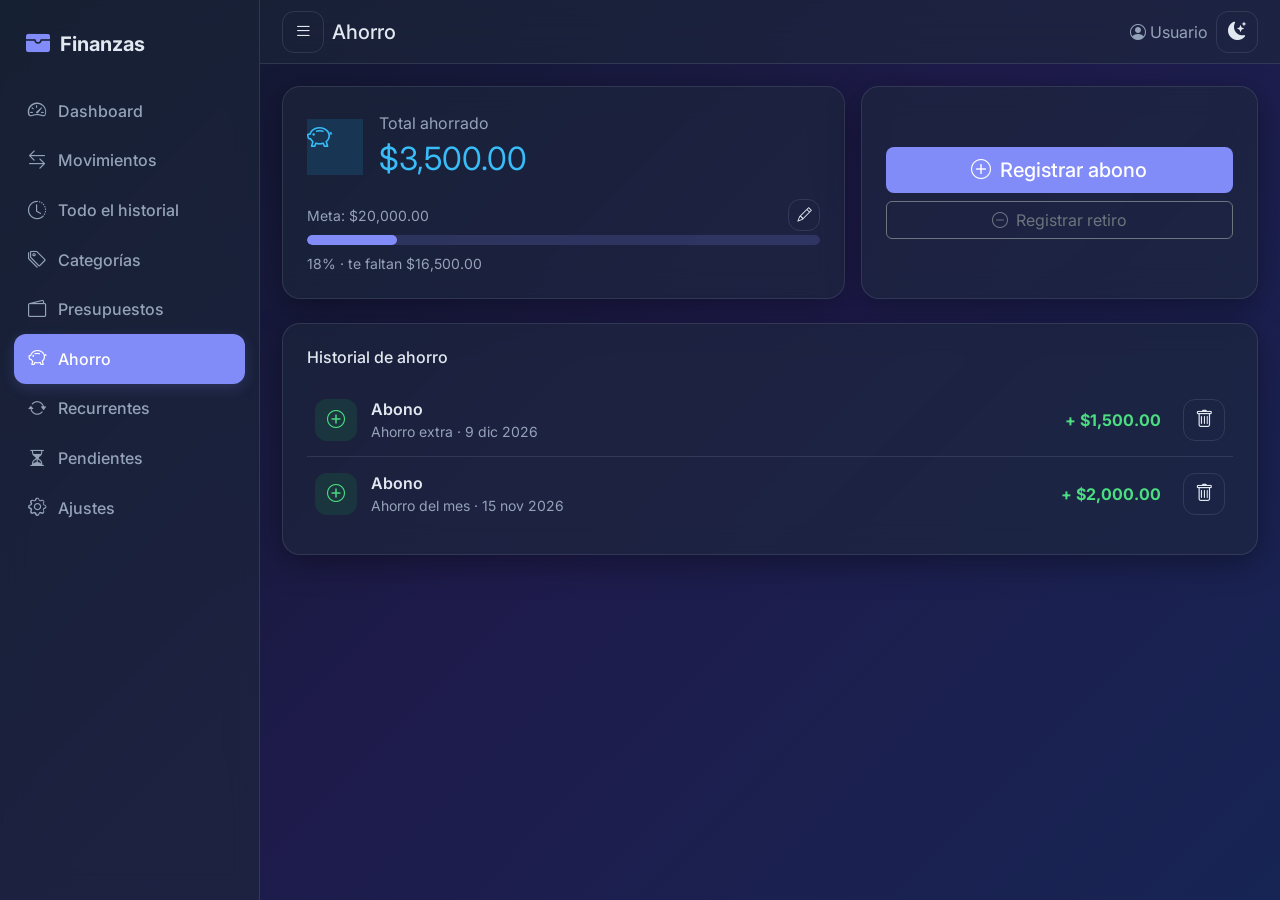
<file: ahorro.html>
<!DOCTYPE html>
<html lang="es">
<head>
  <meta charset="UTF-8">
  <meta name="viewport" content="width=device-width, initial-scale=1.0">
  <title>Ahorro · Finanzas</title>

  <link href="https://cdn.jsdelivr.net/npm/bootstrap@5.3.3/dist/css/bootstrap.min.css" rel="stylesheet">
  <link href="https://cdn.jsdelivr.net/npm/bootstrap-icons@1.11.3/font/bootstrap-icons.min.css" rel="stylesheet">
  <link href="https://cdnjs.cloudflare.com/ajax/libs/animate.css/4.1.1/animate.min.css" rel="stylesheet">
  <link rel="preconnect" href="https://fonts.googleapis.com">
  <link rel="preconnect" href="https://fonts.gstatic.com" crossorigin>
  <link href="https://fonts.googleapis.com/css2?family=Inter:wght@400;500;600;700&display=swap" rel="stylesheet">
  <link href="css/styles.css" rel="stylesheet">
</head>

<body data-pagina="ahorro" data-titulo="Ahorro" data-periodo="false">

  <main class="contenido">
    <div class="pagina">

      <div class="row g-3 mb-4">
        <!-- ============ TARJETA PRINCIPAL: TOTAL + META ============ -->
        <div class="col-12 col-lg-7">
          <div class="glass p-4 h-100 animate__animated animate__fadeInUp">
            <div class="d-flex align-items-center gap-3 mb-3">
              <span class="icono icono-ahorro" style="width:56px;height:56px;font-size:1.6rem">
                <i class="bi bi-piggy-bank"></i>
              </span>
              <div>
                <div class="etiqueta text-suave">Total ahorrado</div>
                <div class="valor text-ahorro" id="total-ahorrado" style="font-size:2rem">$0.00</div>
              </div>
            </div>

            <!-- Bloque de meta (opcional). ahorro.js decide qué mostrar. -->
            <div id="bloque-meta"></div>
          </div>
        </div>

        <!-- ============ ACCIONES RÁPIDAS ============ -->
        <div class="col-12 col-lg-5">
          <div class="glass p-4 h-100 d-flex flex-column justify-content-center gap-2 animate__animated animate__fadeInUp">
            <button class="btn btn-acento btn-lg" id="btn-abonar">
              <i class="bi bi-plus-circle me-1"></i> Registrar abono
            </button>
            <button class="btn btn-outline-secondary" id="btn-retirar">
              <i class="bi bi-dash-circle me-1"></i> Registrar retiro
            </button>
          </div>
        </div>
      </div>

      <!-- ============ HISTORIAL ============ -->
      <div class="glass p-3 p-md-4 animate__animated animate__fadeIn">
        <h2 class="h6 mb-3">Historial de ahorro</h2>
        <div id="historial-ahorro"><!-- lo llena ahorro.js --></div>
      </div>

    </div><!-- /.pagina -->
  </main>

  <!-- ============ MODAL: ABONO / RETIRO ============ -->
  <div class="modal fade" id="modal-ahorro" tabindex="-1">
    <div class="modal-dialog modal-dialog-centered">
      <div class="modal-content glass animate__animated animate__fadeInDown animate__faster">
        <form id="form-ahorro" novalidate>
          <div class="modal-header">
            <h5 class="modal-title" id="titulo-modal">Registrar abono</h5>
            <button type="button" class="btn-close" data-bs-dismiss="modal"></button>
          </div>
          <div class="modal-body">
            <!-- tipo se fija según el botón pulsado (abono/retiro) -->
            <input type="hidden" id="aho-tipo" value="abono">

            <div class="row g-3">
              <div class="col-6">
                <label for="aho-monto" class="form-label">Monto</label>
                <input type="number" step="0.01" min="0.01" class="form-control" id="aho-monto" placeholder="0.00">
                <div class="invalid-feedback">Ingresa un monto mayor a 0.</div>
              </div>
              <div class="col-6">
                <label for="aho-fecha" class="form-label">Fecha</label>
                <input type="date" class="form-control" id="aho-fecha">
                <div class="invalid-feedback">Selecciona una fecha.</div>
              </div>
            </div>
            <div class="mt-3">
              <label for="aho-nota" class="form-label">Nota (opcional)</label>
              <input type="text" class="form-control" id="aho-nota" maxlength="120" placeholder="Ej. Ahorro del mes">
            </div>
          </div>
          <div class="modal-footer">
            <button type="button" class="btn btn-outline-secondary" data-bs-dismiss="modal">Cancelar</button>
            <button type="submit" class="btn btn-acento"><i class="bi bi-check-lg me-1"></i>Guardar</button>
          </div>
        </form>
      </div>
    </div>
  </div>

  <!-- ============ MODAL: DEFINIR / EDITAR META ============ -->
  <div class="modal fade" id="modal-meta" tabindex="-1">
    <div class="modal-dialog modal-dialog-centered">
      <div class="modal-content glass animate__animated animate__fadeInDown animate__faster">
        <form id="form-meta" novalidate>
          <div class="modal-header">
            <h5 class="modal-title">Meta de ahorro</h5>
            <button type="button" class="btn-close" data-bs-dismiss="modal"></button>
          </div>
          <div class="modal-body">
            <label for="meta-objetivo" class="form-label">Monto objetivo</label>
            <input type="number" step="0.01" min="0.01" class="form-control" id="meta-objetivo" placeholder="Ej. 20000">
            <div class="form-text">Déjalo vacío y guarda para quitar la meta.</div>
          </div>
          <div class="modal-footer">
            <button type="button" class="btn btn-outline-secondary" data-bs-dismiss="modal">Cancelar</button>
            <button type="submit" class="btn btn-acento"><i class="bi bi-check-lg me-1"></i>Guardar</button>
          </div>
        </form>
      </div>
    </div>
  </div>

  <script src="https://cdn.jsdelivr.net/npm/bootstrap@5.3.3/dist/js/bootstrap.bundle.min.js"></script>
  <script src="js/data.js"></script>
  <script src="js/app.js"></script>
  <script src="js/notificaciones.js"></script>
  <script src="js/ahorro.js"></script>
</body>
</html>
</file>
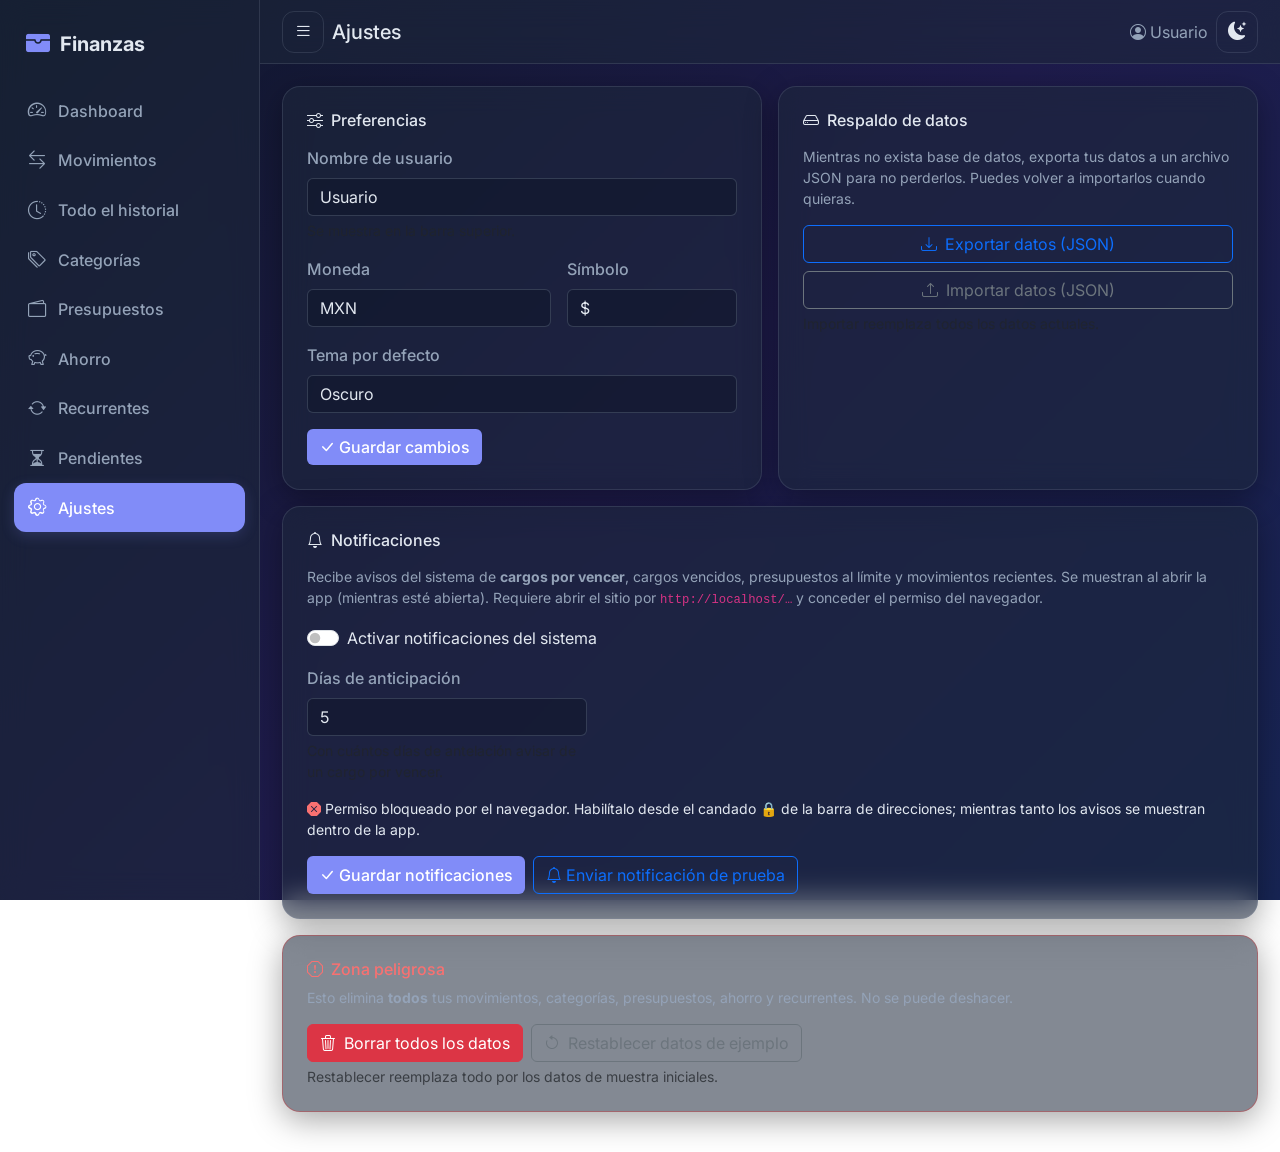
<file: ajustes.html>
<!DOCTYPE html>
<html lang="es">
<head>
  <meta charset="UTF-8">
  <meta name="viewport" content="width=device-width, initial-scale=1.0">
  <title>Ajustes · Finanzas</title>

  <link href="https://cdn.jsdelivr.net/npm/bootstrap@5.3.3/dist/css/bootstrap.min.css" rel="stylesheet">
  <link href="https://cdn.jsdelivr.net/npm/bootstrap-icons@1.11.3/font/bootstrap-icons.min.css" rel="stylesheet">
  <link href="https://cdnjs.cloudflare.com/ajax/libs/animate.css/4.1.1/animate.min.css" rel="stylesheet">
  <link rel="preconnect" href="https://fonts.googleapis.com">
  <link rel="preconnect" href="https://fonts.gstatic.com" crossorigin>
  <link href="https://fonts.googleapis.com/css2?family=Inter:wght@400;500;600;700&display=swap" rel="stylesheet">
  <link href="css/styles.css" rel="stylesheet">
</head>

<body data-pagina="ajustes" data-titulo="Ajustes" data-periodo="false">

  <main class="contenido">
    <div class="pagina">
      <div class="row g-3">

        <!-- ============ PREFERENCIAS ============ -->
        <div class="col-12 col-lg-6">
          <div class="glass p-4 h-100 animate__animated animate__fadeIn">
            <h2 class="h6 mb-3"><i class="bi bi-sliders me-1"></i> Preferencias</h2>
            <form id="form-ajustes">
              <div class="mb-3">
                <label for="aj-nombre" class="form-label">Nombre de usuario</label>
                <input type="text" class="form-control" id="aj-nombre" maxlength="40" placeholder="Tu nombre">
                <div class="form-text">Se muestra en la barra superior.</div>
              </div>
              <div class="row g-3 mb-3">
                <div class="col-7">
                  <label for="aj-moneda" class="form-label">Moneda</label>
                  <input type="text" class="form-control" id="aj-moneda" maxlength="8" placeholder="MXN">
                </div>
                <div class="col-5">
                  <label for="aj-simbolo" class="form-label">Símbolo</label>
                  <input type="text" class="form-control" id="aj-simbolo" maxlength="3" placeholder="$">
                </div>
              </div>
              <div class="mb-3">
                <label for="aj-tema" class="form-label">Tema por defecto</label>
                <select id="aj-tema" class="form-select">
                  <option value="claro">Claro</option>
                  <option value="oscuro">Oscuro</option>
                </select>
              </div>
              <button type="submit" class="btn btn-acento"><i class="bi bi-check-lg me-1"></i>Guardar cambios</button>
            </form>
          </div>
        </div>

        <!-- ============ RESPALDO (exportar / importar) ============ -->
        <div class="col-12 col-lg-6">
          <div class="glass p-4 h-100 animate__animated animate__fadeIn">
            <h2 class="h6 mb-3"><i class="bi bi-hdd me-1"></i> Respaldo de datos</h2>
            <p class="small text-suave">
              Mientras no exista base de datos, exporta tus datos a un archivo JSON
              para no perderlos. Puedes volver a importarlos cuando quieras.
            </p>

            <button class="btn btn-outline-primary w-100 mb-2" id="btn-exportar">
              <i class="bi bi-download me-1"></i> Exportar datos (JSON)
            </button>

            <label class="btn btn-outline-secondary w-100 mb-0">
              <i class="bi bi-upload me-1"></i> Importar datos (JSON)
              <input type="file" id="input-importar" accept="application/json,.json" hidden>
            </label>
            <div class="form-text">Importar reemplaza todos los datos actuales.</div>
          </div>
        </div>

        <!-- ============ NOTIFICACIONES ============ -->
        <div class="col-12">
          <div class="glass p-4 animate__animated animate__fadeIn">
            <h2 class="h6 mb-3"><i class="bi bi-bell me-1"></i> Notificaciones</h2>
            <p class="small text-suave">
              Recibe avisos del sistema de <strong>cargos por vencer</strong>, cargos vencidos,
              presupuestos al límite y movimientos recientes. Se muestran al abrir la app
              (mientras esté abierta). Requiere abrir el sitio por
              <code>http://localhost/…</code> y conceder el permiso del navegador.
            </p>

            <form id="form-notif">
              <div class="form-check form-switch mb-3">
                <input class="form-check-input" type="checkbox" role="switch" id="aj-notif-os">
                <label class="form-check-label" for="aj-notif-os">Activar notificaciones del sistema</label>
              </div>

              <div class="mb-3" style="max-width:280px">
                <label for="aj-dias-aviso" class="form-label">Días de anticipación</label>
                <input type="number" class="form-control" id="aj-dias-aviso" min="1" max="60" step="1">
                <div class="form-text">Con cuántos días de antelación avisar de un cargo por vencer.</div>
              </div>

              <div class="small mb-3" id="aj-notif-estado"><!-- estado del permiso --></div>

              <div class="d-flex flex-wrap gap-2">
                <button type="submit" class="btn btn-acento"><i class="bi bi-check-lg me-1"></i>Guardar notificaciones</button>
                <button type="button" class="btn btn-outline-primary" id="btn-notif-prueba"><i class="bi bi-bell me-1"></i>Enviar notificación de prueba</button>
              </div>
            </form>
          </div>
        </div>

        <!-- ============ ZONA PELIGROSA ============ -->
        <div class="col-12">
          <div class="glass p-4 animate__animated animate__fadeIn" style="border-color:rgba(220,38,38,.35)">
            <h2 class="h6 mb-2 text-gasto"><i class="bi bi-exclamation-octagon me-1"></i> Zona peligrosa</h2>
            <p class="small text-suave mb-3">
              Esto elimina <strong>todos</strong> tus movimientos, categorías, presupuestos,
              ahorro y recurrentes. No se puede deshacer.
            </p>
            <div class="d-flex flex-wrap gap-2">
              <button class="btn btn-danger" id="btn-borrar">
                <i class="bi bi-trash3 me-1"></i> Borrar todos los datos
              </button>
              <button class="btn btn-outline-secondary" id="btn-restablecer">
                <i class="bi bi-arrow-counterclockwise me-1"></i> Restablecer datos de ejemplo
              </button>
            </div>
            <div class="form-text">Restablecer reemplaza todo por los datos de muestra iniciales.</div>
          </div>
        </div>

      </div>
    </div><!-- /.pagina -->
  </main>

  <script src="https://cdn.jsdelivr.net/npm/bootstrap@5.3.3/dist/js/bootstrap.bundle.min.js"></script>
  <script src="js/data.js"></script>
  <script src="js/app.js"></script>
  <script src="js/notificaciones.js"></script>
  <script src="js/ajustes.js"></script>
</body>
</html>
</file>
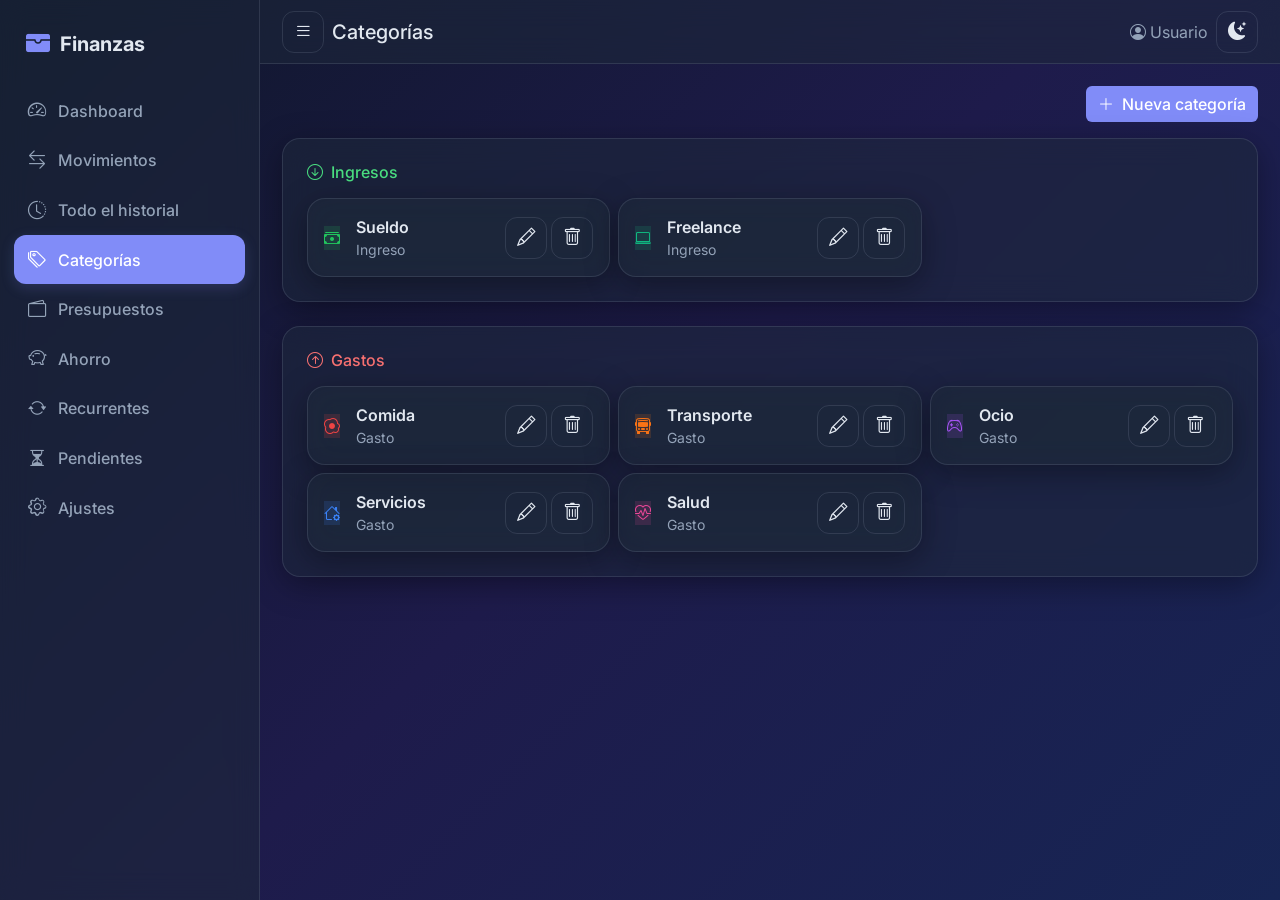
<file: categorias.html>
<!DOCTYPE html>
<html lang="es">
<head>
  <meta charset="UTF-8">
  <meta name="viewport" content="width=device-width, initial-scale=1.0">
  <title>Categorías · Finanzas</title>

  <link href="https://cdn.jsdelivr.net/npm/bootstrap@5.3.3/dist/css/bootstrap.min.css" rel="stylesheet">
  <link href="https://cdn.jsdelivr.net/npm/bootstrap-icons@1.11.3/font/bootstrap-icons.min.css" rel="stylesheet">
  <link href="https://cdnjs.cloudflare.com/ajax/libs/animate.css/4.1.1/animate.min.css" rel="stylesheet">
  <link rel="preconnect" href="https://fonts.googleapis.com">
  <link rel="preconnect" href="https://fonts.gstatic.com" crossorigin>
  <link href="https://fonts.googleapis.com/css2?family=Inter:wght@400;500;600;700&display=swap" rel="stylesheet">
  <link href="css/styles.css" rel="stylesheet">
</head>

<body data-pagina="categorias" data-titulo="Categorías" data-periodo="false">

  <main class="contenido">
    <div class="pagina">

      <div class="d-flex justify-content-end mb-3">
        <button class="btn btn-acento" id="btn-nueva">
          <i class="bi bi-plus-lg me-1"></i> Nueva categoría
        </button>
      </div>

      <!-- ============ CATEGORÍAS DE INGRESO ============ -->
      <div class="glass p-3 p-md-4 mb-4 animate__animated animate__fadeIn">
        <h2 class="h6 mb-3 text-ingreso"><i class="bi bi-arrow-down-circle me-1"></i> Ingresos</h2>
        <div class="row g-2" id="lista-ingresos"></div>
        <div id="vacio-ingresos" class="estado-vacio d-none">
          <i class="bi bi-tags"></i> Aún no hay categorías de ingreso.
        </div>
      </div>

      <!-- ============ CATEGORÍAS DE GASTO ============ -->
      <div class="glass p-3 p-md-4 animate__animated animate__fadeIn">
        <h2 class="h6 mb-3 text-gasto"><i class="bi bi-arrow-up-circle me-1"></i> Gastos</h2>
        <div class="row g-2" id="lista-gastos"></div>
        <div id="vacio-gastos" class="estado-vacio d-none">
          <i class="bi bi-tags"></i> Aún no hay categorías de gasto.
        </div>
      </div>

    </div><!-- /.pagina -->
  </main>

  <!-- ============ MODAL: FORMULARIO DE CATEGORÍA ============ -->
  <div class="modal fade" id="modal-categoria" tabindex="-1">
    <div class="modal-dialog modal-dialog-centered">
      <div class="modal-content glass animate__animated animate__fadeInDown animate__faster">
        <form id="form-categoria" novalidate>
          <div class="modal-header">
            <h5 class="modal-title" id="titulo-modal">Nueva categoría</h5>
            <button type="button" class="btn-close" data-bs-dismiss="modal"></button>
          </div>
          <div class="modal-body">
            <input type="hidden" id="cat-id">
            <input type="hidden" id="cat-icono"><!-- guarda la clase bi-... elegida -->

            <!-- Vista previa en vivo del icono con su color -->
            <div class="text-center mb-3">
              <span class="icono" id="cat-preview" style="width:64px;height:64px;font-size:1.9rem;margin:auto">
                <i class="bi bi-tag"></i>
              </span>
            </div>

            <div class="mb-3">
              <label for="cat-nombre" class="form-label">Nombre</label>
              <input type="text" class="form-control" id="cat-nombre" maxlength="30" placeholder="Ej. Comida">
              <div class="invalid-feedback">El nombre es obligatorio.</div>
            </div>

            <div class="row g-3 mb-3">
              <div class="col-12 col-sm-8">
                <label class="form-label">Tipo</label>
                <div class="selector-tipo">
                  <input type="radio" class="btn-check" name="cat-tipo" id="cat-ingreso" value="ingreso" checked>
                  <label class="opcion-tipo opcion-ingreso" for="cat-ingreso"><i class="bi bi-arrow-down-circle"></i> Ingreso</label>
                  <input type="radio" class="btn-check" name="cat-tipo" id="cat-gasto" value="gasto">
                  <label class="opcion-tipo opcion-gasto" for="cat-gasto"><i class="bi bi-arrow-up-circle"></i> Gasto</label>
                </div>
              </div>
              <div class="col-12 col-sm-4">
                <label for="cat-color" class="form-label">Color</label>
                <input type="color" class="form-control form-control-color w-100" id="cat-color" value="#6366f1">
              </div>
            </div>

            <label class="form-label">Icono</label>
            <div id="selector-iconos" class="d-flex flex-wrap gap-2">
              <!-- lo llena categorias.js -->
            </div>
          </div>
          <div class="modal-footer">
            <button type="button" class="btn btn-outline-secondary" data-bs-dismiss="modal">Cancelar</button>
            <button type="submit" class="btn btn-acento"><i class="bi bi-check-lg me-1"></i>Guardar</button>
          </div>
        </form>
      </div>
    </div>
  </div>

  <script src="https://cdn.jsdelivr.net/npm/bootstrap@5.3.3/dist/js/bootstrap.bundle.min.js"></script>
  <script src="js/data.js"></script>
  <script src="js/app.js"></script>
  <script src="js/notificaciones.js"></script>
  <script src="js/categorias.js"></script>
</body>
</html>
</file>
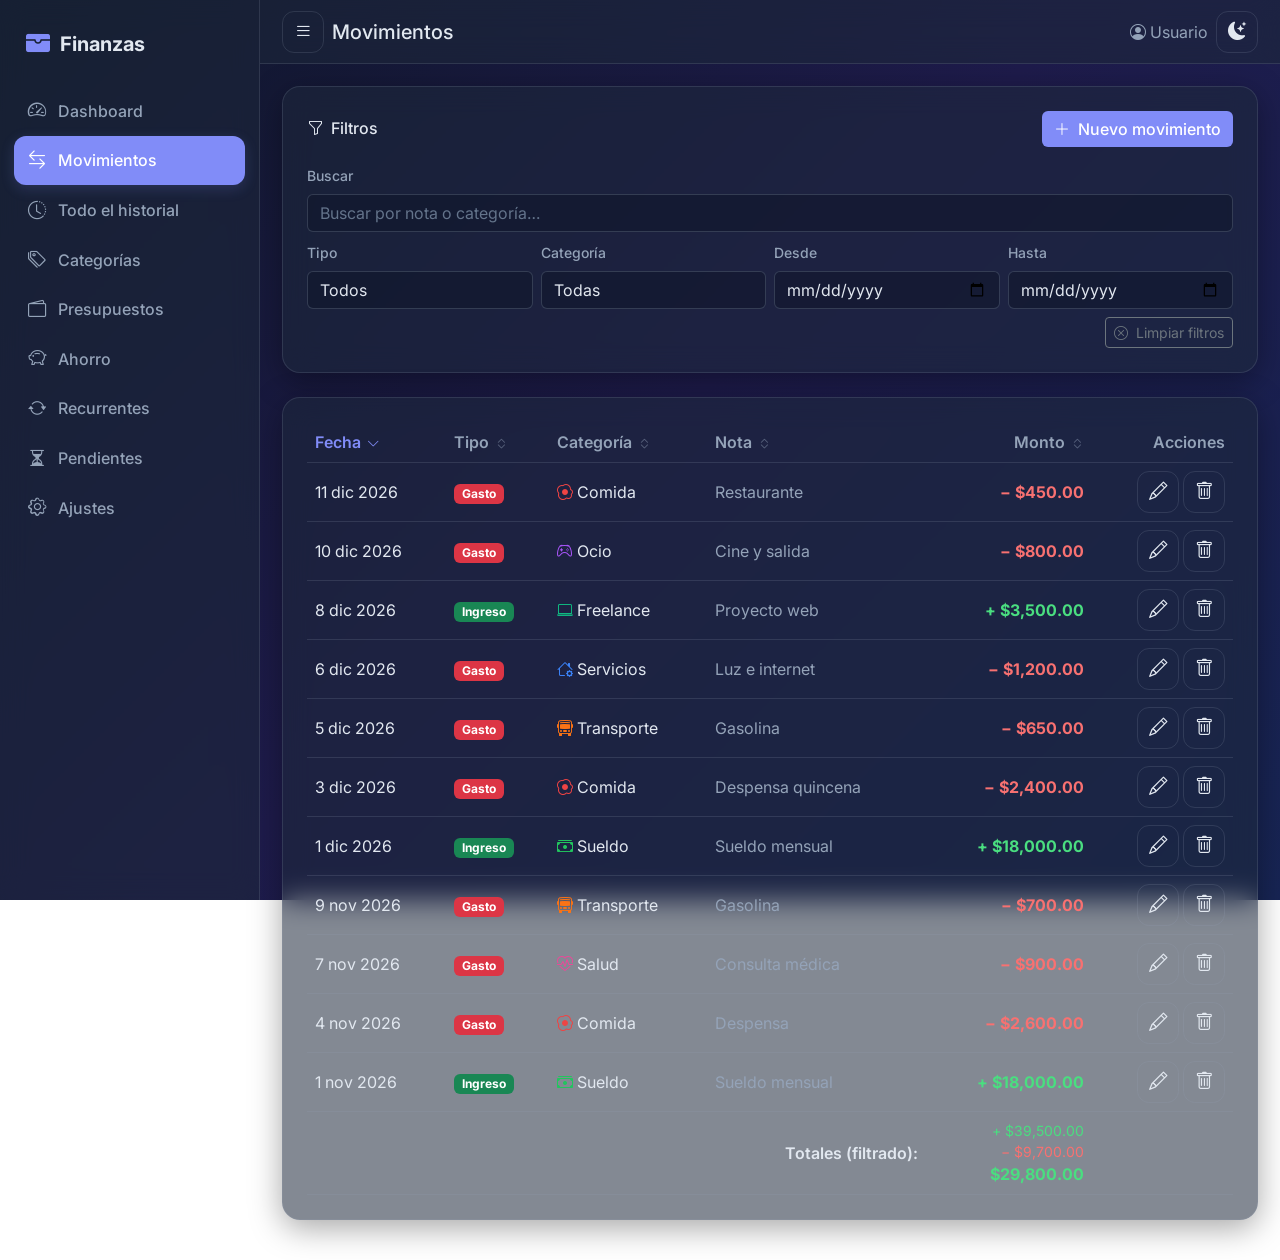
<file: movimientos.html>
<!DOCTYPE html>
<html lang="es">
<head>
  <meta charset="UTF-8">
  <meta name="viewport" content="width=device-width, initial-scale=1.0">
  <title>Movimientos · Finanzas</title>

  <!-- Recursos por CDN (idénticos en todas las páginas) -->
  <link href="https://cdn.jsdelivr.net/npm/bootstrap@5.3.3/dist/css/bootstrap.min.css" rel="stylesheet">
  <link href="https://cdn.jsdelivr.net/npm/bootstrap-icons@1.11.3/font/bootstrap-icons.min.css" rel="stylesheet">
  <link href="https://cdnjs.cloudflare.com/ajax/libs/animate.css/4.1.1/animate.min.css" rel="stylesheet">
  <link rel="preconnect" href="https://fonts.googleapis.com">
  <link rel="preconnect" href="https://fonts.gstatic.com" crossorigin>
  <link href="https://fonts.googleapis.com/css2?family=Inter:wght@400;500;600;700&display=swap" rel="stylesheet">
  <link href="css/styles.css" rel="stylesheet">
</head>

<body data-pagina="movimientos" data-titulo="Movimientos" data-periodo="false">

  <main class="contenido">
    <div class="pagina">

      <!-- ============ BARRA DE ACCIONES + FILTROS ============ -->
      <div class="glass p-3 p-md-4 mb-4 animate__animated animate__fadeIn">
        <div class="d-flex justify-content-between align-items-center flex-wrap gap-2 mb-3">
          <h2 class="h6 mb-0"><i class="bi bi-funnel me-1"></i> Filtros</h2>
          <button class="btn btn-acento" id="btn-nuevo">
            <i class="bi bi-plus-lg me-1"></i> Nuevo movimiento
          </button>
        </div>

        <div class="row g-2">
          <div class="col-12">
            <label class="form-label small">Buscar</label>
            <input type="search" id="filtro-texto" class="form-control" placeholder="Buscar por nota o categoría…">
          </div>
          <div class="col-6 col-md-3">
            <label class="form-label small">Tipo</label>
            <select id="filtro-tipo" class="form-select">
              <option value="">Todos</option>
              <option value="ingreso">Ingresos</option>
              <option value="gasto">Gastos</option>
            </select>
          </div>
          <div class="col-6 col-md-3">
            <label class="form-label small">Categoría</label>
            <select id="filtro-categoria" class="form-select">
              <option value="">Todas</option>
            </select>
          </div>
          <div class="col-6 col-md-3">
            <label class="form-label small">Desde</label>
            <input type="date" id="filtro-desde" class="form-control">
          </div>
          <div class="col-6 col-md-3">
            <label class="form-label small">Hasta</label>
            <input type="date" id="filtro-hasta" class="form-control">
          </div>
        </div>
        <div class="text-end mt-2">
          <button class="btn btn-sm btn-outline-secondary" id="btn-limpiar">
            <i class="bi bi-x-circle me-1"></i> Limpiar filtros
          </button>
        </div>
      </div>

      <!-- ============ TABLA DE MOVIMIENTOS ============ -->
      <div class="glass p-3 p-md-4 animate__animated animate__fadeIn">
        <div class="table-responsive">
          <table class="table align-middle mb-0">
            <thead>
              <tr>
                <th class="th-sort" data-campo="fecha">Fecha <i class="bi bi-chevron-expand"></i></th>
                <th class="th-sort" data-campo="tipo">Tipo <i class="bi bi-chevron-expand"></i></th>
                <th class="th-sort" data-campo="categoria">Categoría <i class="bi bi-chevron-expand"></i></th>
                <th class="th-sort" data-campo="nota">Nota <i class="bi bi-chevron-expand"></i></th>
                <th class="th-sort text-end" data-campo="monto">Monto <i class="bi bi-chevron-expand"></i></th>
                <th class="text-end">Acciones</th>
              </tr>
            </thead>
            <tbody id="tabla-movimientos"><!-- lo llena movimientos.js --></tbody>
            <tfoot id="pie-movimientos" class="d-none">
              <tr>
                <td colspan="4" class="text-end fw-semibold">Totales (filtrado):</td>
                <td class="text-end">
                  <div class="small text-ingreso" id="total-ingresos">+ $0.00</div>
                  <div class="small text-gasto" id="total-gastos">− $0.00</div>
                  <div class="fw-bold" id="total-neto">$0.00</div>
                </td>
                <td></td>
              </tr>
            </tfoot>
          </table>
        </div>
        <div id="movimientos-vacio" class="estado-vacio d-none">
          <i class="bi bi-inbox"></i>
          No hay movimientos que coincidan con los filtros.
        </div>
      </div>

    </div><!-- /.pagina -->
  </main>

  <!-- ============ MODAL: FORMULARIO ALTA / EDICIÓN ============ -->
  <div class="modal fade" id="modal-movimiento" tabindex="-1">
    <div class="modal-dialog modal-dialog-centered">
      <div class="modal-content glass animate__animated animate__fadeInDown animate__faster">
        <form id="form-movimiento" novalidate>
          <div class="modal-header">
            <h5 class="modal-title" id="titulo-modal">Nuevo movimiento</h5>
            <button type="button" class="btn-close" data-bs-dismiss="modal"></button>
          </div>
          <div class="modal-body">
            <!-- id oculto: si tiene valor, estamos editando -->
            <input type="hidden" id="mov-id">

            <div class="mb-3">
              <label class="form-label">Tipo</label>
              <div class="selector-tipo">
                <input type="radio" class="btn-check" name="mov-tipo" id="tipo-ingreso" value="ingreso" checked>
                <label class="opcion-tipo opcion-ingreso" for="tipo-ingreso"><i class="bi bi-arrow-down-circle"></i> Ingreso</label>
                <input type="radio" class="btn-check" name="mov-tipo" id="tipo-gasto" value="gasto">
                <label class="opcion-tipo opcion-gasto" for="tipo-gasto"><i class="bi bi-arrow-up-circle"></i> Gasto</label>
              </div>
            </div>

            <div class="row g-3">
              <div class="col-6">
                <label for="mov-monto" class="form-label">Monto</label>
                <input type="number" step="0.01" min="0.01" class="form-control" id="mov-monto" placeholder="0.00">
                <div class="invalid-feedback">Ingresa un monto mayor a 0.</div>
              </div>
              <div class="col-6">
                <label for="mov-fecha" class="form-label">Fecha</label>
                <input type="date" class="form-control" id="mov-fecha">
                <div class="invalid-feedback">Selecciona una fecha válida.</div>
              </div>
            </div>

            <div class="mt-3">
              <label for="mov-categoria" class="form-label">Categoría</label>
              <select id="mov-categoria" class="form-select">
                <option value="">Selecciona…</option>
              </select>
              <div class="invalid-feedback">La categoría es obligatoria.</div>
            </div>

            <div class="mt-3">
              <label for="mov-nota" class="form-label">Nota (opcional)</label>
              <input type="text" class="form-control" id="mov-nota" maxlength="120" placeholder="Ej. Despensa, gasolina…">
            </div>
          </div>
          <div class="modal-footer">
            <button type="button" class="btn btn-outline-secondary" data-bs-dismiss="modal">Cancelar</button>
            <button type="submit" class="btn btn-acento"><i class="bi bi-check-lg me-1"></i>Guardar</button>
          </div>
        </form>
      </div>
    </div>
  </div>

  <!-- Scripts -->
  <script src="https://cdn.jsdelivr.net/npm/bootstrap@5.3.3/dist/js/bootstrap.bundle.min.js"></script>
  <script src="js/data.js"></script>
  <script src="js/app.js"></script>
  <script src="js/notificaciones.js"></script>
  <script src="js/movimientos.js"></script>
</body>
</html>
</file>
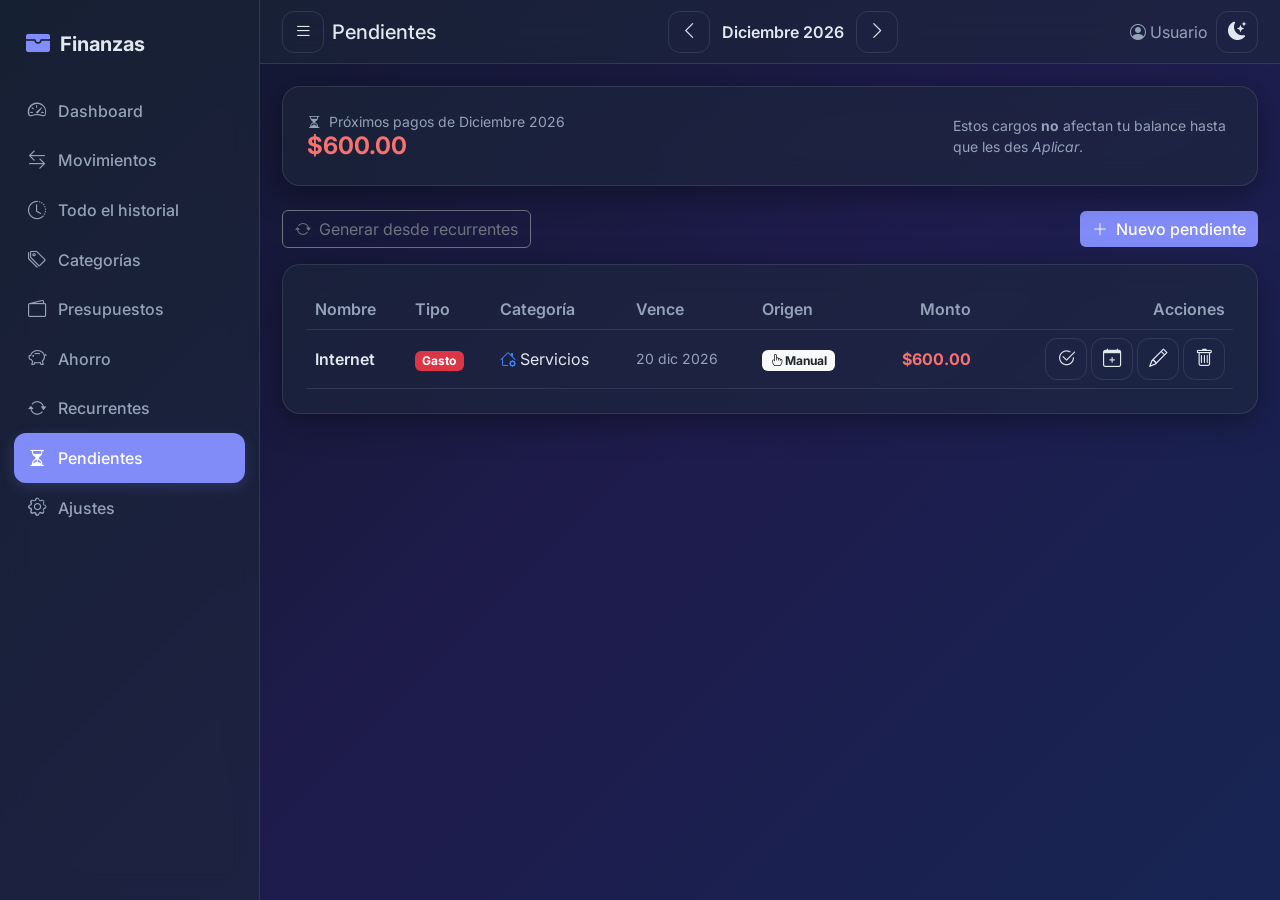
<file: pendientes.html>
<!DOCTYPE html>
<html lang="es">
<head>
  <meta charset="UTF-8">
  <meta name="viewport" content="width=device-width, initial-scale=1.0">
  <title>Pendientes · Finanzas</title>

  <link href="https://cdn.jsdelivr.net/npm/bootstrap@5.3.3/dist/css/bootstrap.min.css" rel="stylesheet">
  <link href="https://cdn.jsdelivr.net/npm/bootstrap-icons@1.11.3/font/bootstrap-icons.min.css" rel="stylesheet">
  <link href="https://cdnjs.cloudflare.com/ajax/libs/animate.css/4.1.1/animate.min.css" rel="stylesheet">
  <link rel="preconnect" href="https://fonts.googleapis.com">
  <link rel="preconnect" href="https://fonts.gstatic.com" crossorigin>
  <link href="https://fonts.googleapis.com/css2?family=Inter:wght@400;500;600;700&display=swap" rel="stylesheet">
  <link href="css/styles.css" rel="stylesheet">
</head>

<!-- data-periodo="true": la página se filtra por el mes elegido en la navbar. -->
<body data-pagina="pendientes" data-titulo="Pendientes" data-periodo="true">

  <main class="contenido">
    <div class="pagina">

      <!-- Resumen: total de lo que se viene este mes -->
      <div class="glass p-3 p-md-4 mb-4 animate__animated animate__fadeIn d-flex justify-content-between align-items-center flex-wrap gap-2">
        <div>
          <div class="text-suave small"><i class="bi bi-hourglass-split me-1"></i> Próximos pagos de <span id="pen-etiqueta-mes"></span></div>
          <div class="h4 mb-0 fw-bold text-gasto" id="pen-total-gasto">$0.00</div>
          <div class="small text-ingreso d-none" id="pen-total-ingreso"></div>
        </div>
        <div class="small text-suave" style="max-width:280px">
          Estos cargos <strong>no</strong> afectan tu balance hasta que les des <em>Aplicar</em>.
        </div>
      </div>

      <div class="d-flex justify-content-between align-items-center flex-wrap gap-2 mb-3">
        <button class="btn btn-outline-secondary" id="btn-generar">
          <i class="bi bi-arrow-repeat me-1"></i> <span id="txt-generar">Generar desde recurrentes</span>
        </button>
        <button class="btn btn-acento" id="btn-nuevo">
          <i class="bi bi-plus-lg me-1"></i> Nuevo pendiente
        </button>
      </div>

      <div class="glass p-3 p-md-4 animate__animated animate__fadeIn">
        <div class="table-responsive">
          <table class="table align-middle mb-0">
            <thead>
              <tr>
                <th>Nombre</th>
                <th>Tipo</th>
                <th>Categoría</th>
                <th>Vence</th>
                <th>Origen</th>
                <th class="text-end">Monto</th>
                <th class="text-end">Acciones</th>
              </tr>
            </thead>
            <tbody id="tabla-pendientes"><!-- lo llena pendientes.js --></tbody>
          </table>
        </div>
        <div id="pendientes-vacio" class="estado-vacio d-none">
          <i class="bi bi-hourglass"></i>
          No tienes cargos pendientes en este mes.
        </div>
      </div>

    </div><!-- /.pagina -->
  </main>

  <!-- ============ MODAL: FORMULARIO DE PENDIENTE ============ -->
  <div class="modal fade" id="modal-pendiente" tabindex="-1">
    <div class="modal-dialog modal-dialog-centered">
      <div class="modal-content glass animate__animated animate__fadeInDown animate__faster">
        <form id="form-pendiente" novalidate>
          <div class="modal-header">
            <h5 class="modal-title" id="titulo-modal">Nuevo pendiente</h5>
            <button type="button" class="btn-close" data-bs-dismiss="modal"></button>
          </div>
          <div class="modal-body">
            <input type="hidden" id="pen-id">

            <div class="mb-3">
              <label for="pen-nombre" class="form-label">Nombre</label>
              <input type="text" class="form-control" id="pen-nombre" maxlength="40" placeholder="Ej. Internet, Predial…">
              <div class="invalid-feedback">El nombre es obligatorio.</div>
            </div>

            <div class="mb-3">
              <label class="form-label">Tipo</label>
              <div class="selector-tipo">
                <input type="radio" class="btn-check" name="pen-tipo" id="pen-ingreso" value="ingreso">
                <label class="opcion-tipo opcion-ingreso" for="pen-ingreso"><i class="bi bi-arrow-down-circle"></i> Ingreso</label>
                <input type="radio" class="btn-check" name="pen-tipo" id="pen-gasto" value="gasto" checked>
                <label class="opcion-tipo opcion-gasto" for="pen-gasto"><i class="bi bi-arrow-up-circle"></i> Gasto</label>
              </div>
            </div>

            <div class="row g-3">
              <div class="col-6">
                <label for="pen-monto" class="form-label">Monto</label>
                <input type="number" step="0.01" min="0.01" class="form-control" id="pen-monto" placeholder="0.00">
                <div class="invalid-feedback">Monto mayor a 0.</div>
              </div>
              <div class="col-6">
                <label for="pen-fecha" class="form-label">Vence</label>
                <input type="date" class="form-control" id="pen-fecha">
                <div class="invalid-feedback">Selecciona una fecha válida.</div>
              </div>
            </div>

            <div class="mt-3">
              <label for="pen-categoria" class="form-label">Categoría</label>
              <select id="pen-categoria" class="form-select">
                <option value="">Selecciona…</option>
              </select>
              <div class="invalid-feedback">Elige una categoría.</div>
            </div>

            <div class="mt-3">
              <label for="pen-nota" class="form-label">Nota (opcional)</label>
              <input type="text" class="form-control" id="pen-nota" maxlength="120" placeholder="Ej. Pago anual…">
            </div>
          </div>
          <div class="modal-footer">
            <button type="button" class="btn btn-outline-secondary" data-bs-dismiss="modal">Cancelar</button>
            <button type="submit" class="btn btn-acento"><i class="bi bi-check-lg me-1"></i>Guardar</button>
          </div>
        </form>
      </div>
    </div>
  </div>

  <script src="https://cdn.jsdelivr.net/npm/bootstrap@5.3.3/dist/js/bootstrap.bundle.min.js"></script>
  <script src="js/data.js"></script>
  <script src="js/app.js"></script>
  <script src="js/notificaciones.js"></script>
  <script src="js/pendientes.js"></script>
</body>
</html>
</file>
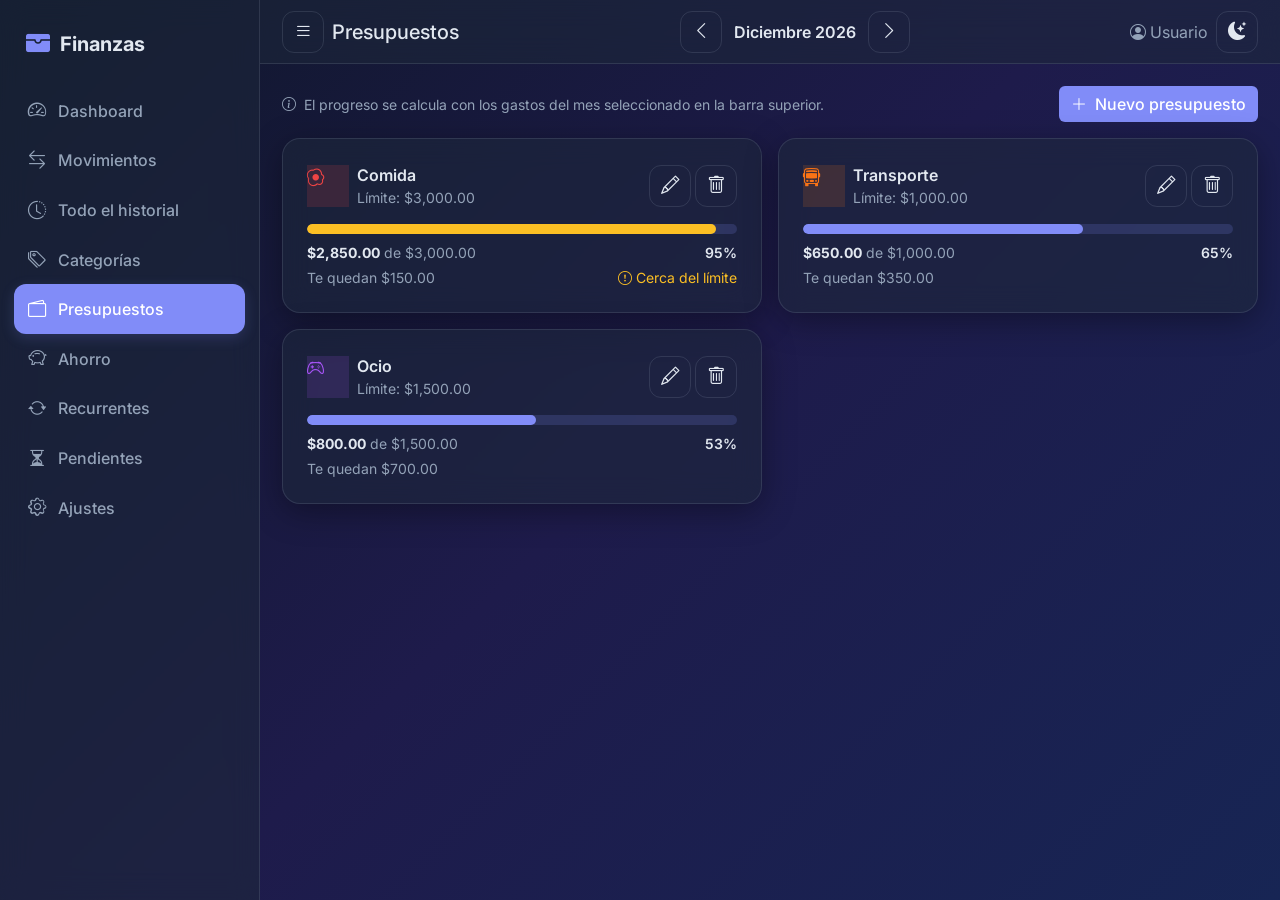
<file: presupuestos.html>
<!DOCTYPE html>
<html lang="es">
<head>
  <meta charset="UTF-8">
  <meta name="viewport" content="width=device-width, initial-scale=1.0">
  <title>Presupuestos · Finanzas</title>

  <link href="https://cdn.jsdelivr.net/npm/bootstrap@5.3.3/dist/css/bootstrap.min.css" rel="stylesheet">
  <link href="https://cdn.jsdelivr.net/npm/bootstrap-icons@1.11.3/font/bootstrap-icons.min.css" rel="stylesheet">
  <link href="https://cdnjs.cloudflare.com/ajax/libs/animate.css/4.1.1/animate.min.css" rel="stylesheet">
  <link rel="preconnect" href="https://fonts.googleapis.com">
  <link rel="preconnect" href="https://fonts.gstatic.com" crossorigin>
  <link href="https://fonts.googleapis.com/css2?family=Inter:wght@400;500;600;700&display=swap" rel="stylesheet">
  <link href="css/styles.css" rel="stylesheet">
</head>

<!-- data-periodo="true": los presupuestos se miden contra el gasto del mes elegido -->
<body data-pagina="presupuestos" data-titulo="Presupuestos" data-periodo="true">

  <main class="contenido">
    <div class="pagina">

      <div class="d-flex justify-content-between align-items-center flex-wrap gap-2 mb-3">
        <p class="text-suave mb-0 small">
          <i class="bi bi-info-circle me-1"></i>
          El progreso se calcula con los gastos del mes seleccionado en la barra superior.
        </p>
        <button class="btn btn-acento" id="btn-nuevo">
          <i class="bi bi-plus-lg me-1"></i> Nuevo presupuesto
        </button>
      </div>

      <div class="row g-3" id="lista-presupuestos"><!-- lo llena presupuestos.js --></div>

      <div id="presupuestos-vacio" class="glass p-4 estado-vacio d-none">
        <i class="bi bi-wallet2"></i>
        Aún no has definido presupuestos. Crea uno para controlar tus gastos por categoría.
      </div>

    </div><!-- /.pagina -->
  </main>

  <!-- ============ MODAL: FORMULARIO DE PRESUPUESTO ============ -->
  <div class="modal fade" id="modal-presupuesto" tabindex="-1">
    <div class="modal-dialog modal-dialog-centered">
      <div class="modal-content glass animate__animated animate__fadeInDown animate__faster">
        <form id="form-presupuesto" novalidate>
          <div class="modal-header">
            <h5 class="modal-title" id="titulo-modal">Nuevo presupuesto</h5>
            <button type="button" class="btn-close" data-bs-dismiss="modal"></button>
          </div>
          <div class="modal-body">
            <input type="hidden" id="pre-id">

            <div class="mb-3">
              <label for="pre-categoria" class="form-label">Categoría de gasto</label>
              <select id="pre-categoria" class="form-select">
                <option value="">Selecciona…</option>
              </select>
              <div class="invalid-feedback">Selecciona una categoría.</div>
            </div>

            <div class="mb-2">
              <label for="pre-limite" class="form-label">Límite mensual</label>
              <input type="number" step="0.01" min="0.01" class="form-control" id="pre-limite" placeholder="0.00">
              <div class="invalid-feedback">Ingresa un límite mayor a 0.</div>
            </div>
          </div>
          <div class="modal-footer">
            <button type="button" class="btn btn-outline-secondary" data-bs-dismiss="modal">Cancelar</button>
            <button type="submit" class="btn btn-acento"><i class="bi bi-check-lg me-1"></i>Guardar</button>
          </div>
        </form>
      </div>
    </div>
  </div>

  <script src="https://cdn.jsdelivr.net/npm/bootstrap@5.3.3/dist/js/bootstrap.bundle.min.js"></script>
  <script src="js/data.js"></script>
  <script src="js/app.js"></script>
  <script src="js/notificaciones.js"></script>
  <script src="js/presupuestos.js"></script>
</body>
</html>
</file>
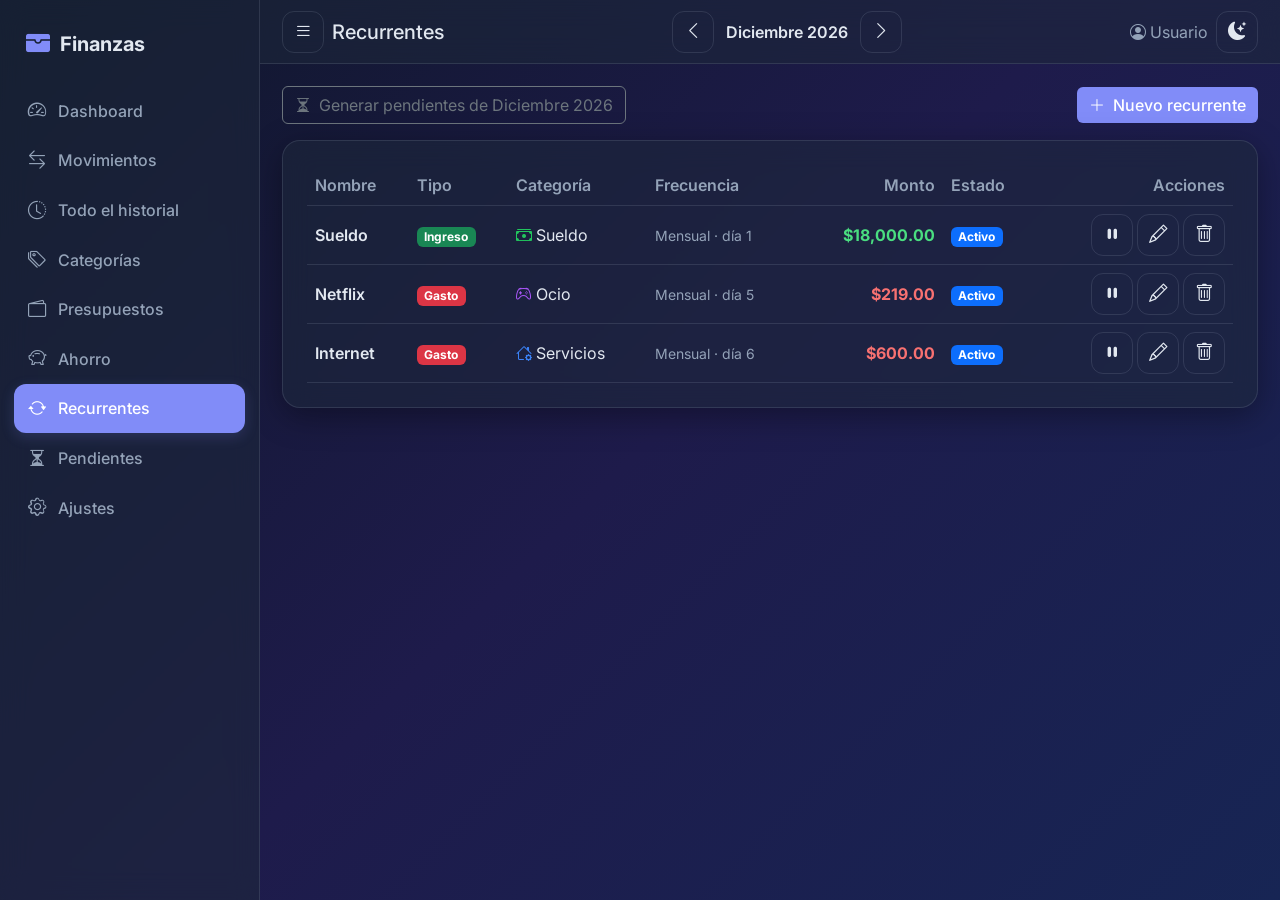
<file: recurrentes.html>
<!DOCTYPE html>
<html lang="es">
<head>
  <meta charset="UTF-8">
  <meta name="viewport" content="width=device-width, initial-scale=1.0">
  <title>Recurrentes · Finanzas</title>

  <link href="https://cdn.jsdelivr.net/npm/bootstrap@5.3.3/dist/css/bootstrap.min.css" rel="stylesheet">
  <link href="https://cdn.jsdelivr.net/npm/bootstrap-icons@1.11.3/font/bootstrap-icons.min.css" rel="stylesheet">
  <link href="https://cdnjs.cloudflare.com/ajax/libs/animate.css/4.1.1/animate.min.css" rel="stylesheet">
  <link rel="preconnect" href="https://fonts.googleapis.com">
  <link rel="preconnect" href="https://fonts.gstatic.com" crossorigin>
  <link href="https://fonts.googleapis.com/css2?family=Inter:wght@400;500;600;700&display=swap" rel="stylesheet">
  <link href="css/styles.css" rel="stylesheet">
</head>

<!-- data-periodo="true": el botón "Generar" crea los pendientes del mes elegido -->
<body data-pagina="recurrentes" data-titulo="Recurrentes" data-periodo="true">

  <main class="contenido">
    <div class="pagina">

      <div class="d-flex justify-content-between align-items-center flex-wrap gap-2 mb-3">
        <button class="btn btn-outline-secondary" id="btn-aplicar">
          <i class="bi bi-hourglass-split me-1"></i> <span id="txt-aplicar">Generar pendientes de este mes</span>
        </button>
        <button class="btn btn-acento" id="btn-nuevo">
          <i class="bi bi-plus-lg me-1"></i> Nuevo recurrente
        </button>
      </div>

      <div class="glass p-3 p-md-4 animate__animated animate__fadeIn">
        <div class="table-responsive">
          <table class="table align-middle mb-0">
            <thead>
              <tr>
                <th>Nombre</th>
                <th>Tipo</th>
                <th>Categoría</th>
                <th>Frecuencia</th>
                <th class="text-end">Monto</th>
                <th>Estado</th>
                <th class="text-end">Acciones</th>
              </tr>
            </thead>
            <tbody id="tabla-recurrentes"><!-- lo llena recurrentes.js --></tbody>
          </table>
        </div>
        <div id="recurrentes-vacio" class="estado-vacio d-none">
          <i class="bi bi-arrow-repeat"></i>
          Aún no tienes movimientos recurrentes.
        </div>
      </div>

    </div><!-- /.pagina -->
  </main>

  <!-- ============ MODAL: FORMULARIO DE RECURRENTE ============ -->
  <div class="modal fade" id="modal-recurrente" tabindex="-1">
    <div class="modal-dialog modal-dialog-centered">
      <div class="modal-content glass animate__animated animate__fadeInDown animate__faster">
        <form id="form-recurrente" novalidate>
          <div class="modal-header">
            <h5 class="modal-title" id="titulo-modal">Nuevo recurrente</h5>
            <button type="button" class="btn-close" data-bs-dismiss="modal"></button>
          </div>
          <div class="modal-body">
            <input type="hidden" id="rec-id">

            <div class="mb-3">
              <label for="rec-nombre" class="form-label">Nombre</label>
              <input type="text" class="form-control" id="rec-nombre" maxlength="40" placeholder="Ej. Netflix, Sueldo…">
              <div class="invalid-feedback">El nombre es obligatorio.</div>
            </div>

            <div class="mb-3">
              <label class="form-label">Tipo</label>
              <div class="selector-tipo">
                <input type="radio" class="btn-check" name="rec-tipo" id="rec-ingreso" value="ingreso">
                <label class="opcion-tipo opcion-ingreso" for="rec-ingreso"><i class="bi bi-arrow-down-circle"></i> Ingreso</label>
                <input type="radio" class="btn-check" name="rec-tipo" id="rec-gasto" value="gasto" checked>
                <label class="opcion-tipo opcion-gasto" for="rec-gasto"><i class="bi bi-arrow-up-circle"></i> Gasto</label>
              </div>
            </div>

            <div class="row g-3">
              <div class="col-12 col-sm-6">
                <label for="rec-monto" class="form-label">Monto</label>
                <input type="number" step="0.01" min="0.01" class="form-control" id="rec-monto" placeholder="0.00">
                <div class="invalid-feedback">Monto mayor a 0.</div>
              </div>
              <div class="col-12 col-sm-6">
                <label for="rec-categoria" class="form-label">Categoría</label>
                <select id="rec-categoria" class="form-select">
                  <option value="">Selecciona…</option>
                </select>
                <div class="invalid-feedback">Elige una categoría.</div>
              </div>
            </div>

            <div class="row g-3 mt-0">
              <div class="col-12 col-sm-6">
                <label for="rec-frecuencia" class="form-label">Frecuencia</label>
                <select id="rec-frecuencia" class="form-select">
                  <option value="mensual">Mensual</option>
                  <option value="semanal">Semanal</option>
                </select>
              </div>
              <div class="col-12 col-sm-6">
                <!-- Día del mes (frecuencia mensual) -->
                <div id="campo-dia-mes">
                  <label for="rec-dia-mes" class="form-label">Día del mes</label>
                  <input type="number" min="1" max="28" class="form-control" id="rec-dia-mes" value="1">
                </div>
                <!-- Día de la semana (frecuencia semanal) -->
                <div id="campo-dia-semana" class="d-none">
                  <label for="rec-dia-semana" class="form-label">Día de la semana</label>
                  <select id="rec-dia-semana" class="form-select">
                    <option value="1">Lunes</option>
                    <option value="2">Martes</option>
                    <option value="3">Miércoles</option>
                    <option value="4">Jueves</option>
                    <option value="5">Viernes</option>
                    <option value="6">Sábado</option>
                    <option value="0">Domingo</option>
                  </select>
                </div>
              </div>
            </div>
          </div>
          <div class="modal-footer">
            <button type="button" class="btn btn-outline-secondary" data-bs-dismiss="modal">Cancelar</button>
            <button type="submit" class="btn btn-acento"><i class="bi bi-check-lg me-1"></i>Guardar</button>
          </div>
        </form>
      </div>
    </div>
  </div>

  <script src="https://cdn.jsdelivr.net/npm/bootstrap@5.3.3/dist/js/bootstrap.bundle.min.js"></script>
  <script src="js/data.js"></script>
  <script src="js/app.js"></script>
  <script src="js/notificaciones.js"></script>
  <script src="js/recurrentes.js"></script>
</body>
</html>
</file>
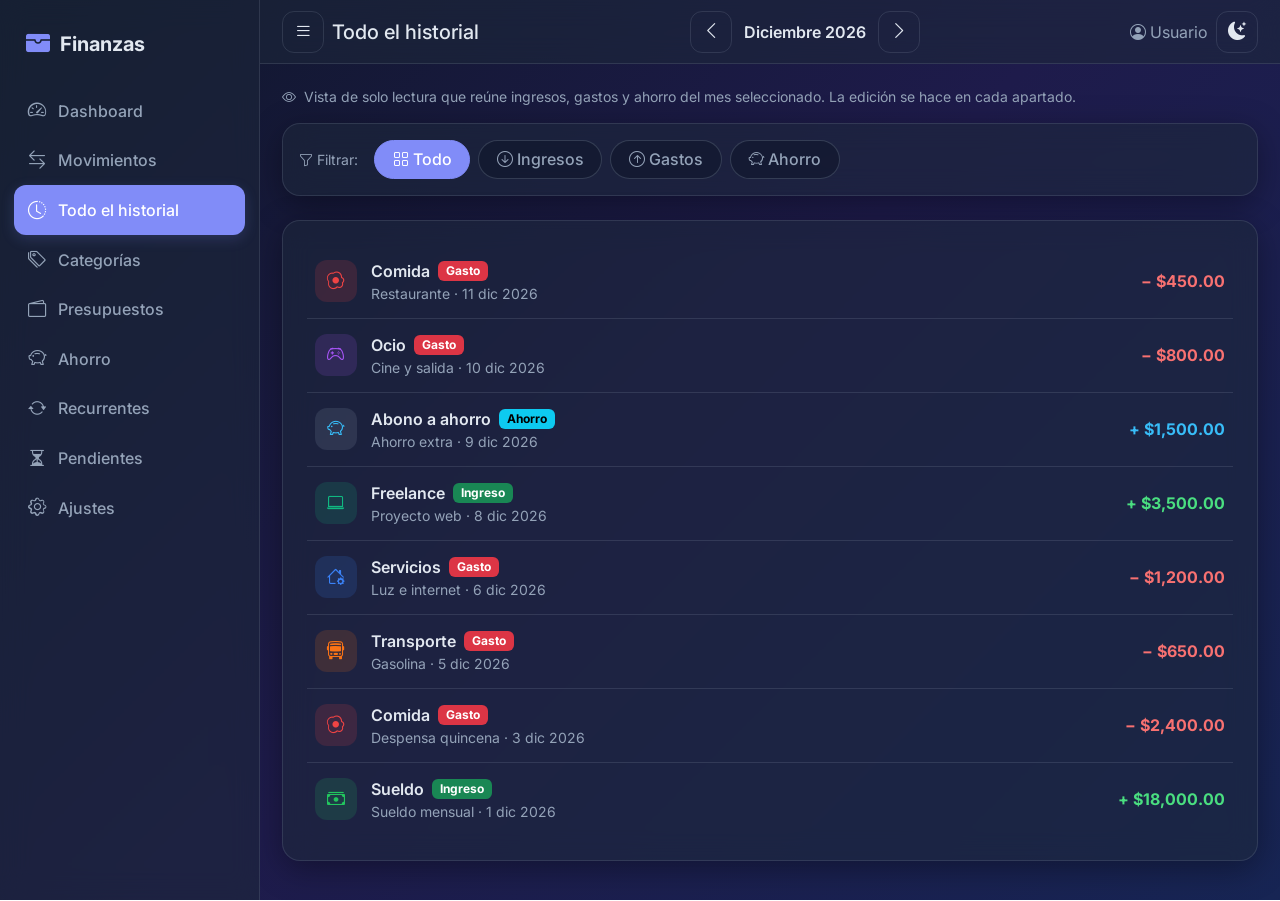
<file: timeline.html>
<!DOCTYPE html>
<html lang="es">
<head>
  <meta charset="UTF-8">
  <meta name="viewport" content="width=device-width, initial-scale=1.0">
  <title>Todo el historial · Finanzas</title>

  <link href="https://cdn.jsdelivr.net/npm/bootstrap@5.3.3/dist/css/bootstrap.min.css" rel="stylesheet">
  <link href="https://cdn.jsdelivr.net/npm/bootstrap-icons@1.11.3/font/bootstrap-icons.min.css" rel="stylesheet">
  <link href="https://cdnjs.cloudflare.com/ajax/libs/animate.css/4.1.1/animate.min.css" rel="stylesheet">
  <link rel="preconnect" href="https://fonts.googleapis.com">
  <link rel="preconnect" href="https://fonts.gstatic.com" crossorigin>
  <link href="https://fonts.googleapis.com/css2?family=Inter:wght@400;500;600;700&display=swap" rel="stylesheet">
  <link href="css/styles.css" rel="stylesheet">
</head>

<!-- data-periodo="true": la timeline respeta el mes seleccionado -->
<body data-pagina="timeline" data-titulo="Todo el historial" data-periodo="true">

  <main class="contenido">
    <div class="pagina">

      <!-- Aviso: vista de solo lectura -->
      <p class="text-suave small mb-3">
        <i class="bi bi-eye me-1"></i>
        Vista de solo lectura que reúne ingresos, gastos y ahorro del mes seleccionado.
        La edición se hace en cada apartado.
      </p>

      <!-- Filtro por tipo de origen -->
      <div class="glass p-3 mb-4 animate__animated animate__fadeIn">
        <div class="d-flex align-items-center gap-3 flex-wrap">
          <span class="text-suave small"><i class="bi bi-funnel me-1"></i>Filtrar:</span>
          <div class="filtros-pill" id="filtros-tipo">
            <input type="radio" class="btn-check" name="f-tipo" id="f-todos" value="" checked>
            <label class="pill-todo" for="f-todos"><i class="bi bi-grid me-1"></i>Todo</label>
            <input type="radio" class="btn-check" name="f-tipo" id="f-ingreso" value="ingreso">
            <label class="pill-ingreso" for="f-ingreso"><i class="bi bi-arrow-down-circle me-1"></i>Ingresos</label>
            <input type="radio" class="btn-check" name="f-tipo" id="f-gasto" value="gasto">
            <label class="pill-gasto" for="f-gasto"><i class="bi bi-arrow-up-circle me-1"></i>Gastos</label>
            <input type="radio" class="btn-check" name="f-tipo" id="f-ahorro" value="ahorro">
            <label class="pill-ahorro" for="f-ahorro"><i class="bi bi-piggy-bank me-1"></i>Ahorro</label>
          </div>
        </div>
      </div>

      <!-- Timeline unificada -->
      <div class="glass p-3 p-md-4 animate__animated animate__fadeIn">
        <div id="timeline"><!-- lo llena timeline.js --></div>
      </div>

    </div><!-- /.pagina -->
  </main>

  <script src="https://cdn.jsdelivr.net/npm/bootstrap@5.3.3/dist/js/bootstrap.bundle.min.js"></script>
  <script src="js/data.js"></script>
  <script src="js/app.js"></script>
  <script src="js/notificaciones.js"></script>
  <script src="js/timeline.js"></script>
</body>
</html>
</file>
<file: css/styles.css>
/* =============================================================================
 * styles.css  ·  ESTILOS PROPIOS
 * -----------------------------------------------------------------------------
 * Aquí vive TODO lo que no es Bootstrap: variables de color, el efecto glass,
 * el modo claro/oscuro, el layout de sidebar + navbar y detalles de UI.
 *
 * Estrategia de temas:
 *   - Todos los colores son variables CSS en :root (tema claro).
 *   - [data-theme="dark"] en <html> redefine esas variables (tema oscuro).
 *   - app.js solo cambia ese atributo; el navegador recalcula todo solo.
 *   Así se cambia la paleta entera desde un único lugar.
 * ========================================================================== */

/* ---------------------------------------------------------------------------
 * 1. VARIABLES · TEMA CLARO (por defecto)
 * ------------------------------------------------------------------------- */
:root {
  /* Color de acento principal (índigo/violeta) */
  --acento:        #6366f1;
  --acento-fuerte: #4f46e5;
  --acento-suave:  rgba(99, 102, 241, 0.12);

  /* Semánticos: verde ingresos, rojo gastos, azul ahorro */
  --ingreso: #16a34a;
  --gasto:   #dc2626;
  --ahorro:  #0ea5e9;
  --alerta:  #f59e0b;

  /* Fondo con degradado suave (resalta el glass) */
  --fondo-1: #eef2ff;
  --fondo-2: #f8fafc;
  --fondo-3: #faf5ff;

  /* Texto */
  --texto:        #1e293b;
  --texto-suave:  #64748b;
  --texto-tenue:  #94a3b8;

  /* GLASS: superficie semitransparente + borde + sombra */
  --glass-fondo:  rgba(255, 255, 255, 0.65);
  --glass-borde:  rgba(255, 255, 255, 0.55);
  --glass-sombra: 0 8px 32px rgba(31, 38, 135, 0.10);
  --glass-blur:   14px;

  /* Elementos de formulario sobre glass */
  --input-fondo: rgba(255, 255, 255, 0.7);
  --input-borde: rgba(148, 163, 184, 0.35);

  /* Layout */
  --ancho-sidebar: 260px;
  --alto-navbar:   64px;
  --radio:         18px;
  --radio-sm:      12px;
}

/* ---------------------------------------------------------------------------
 * 2. VARIABLES · TEMA OSCURO (sobrescribe solo lo que cambia)
 * ------------------------------------------------------------------------- */
[data-theme="dark"] {
  --acento:        #818cf8;
  --acento-fuerte: #6366f1;
  --acento-suave:  rgba(129, 140, 248, 0.18);

  --ingreso: #4ade80;
  --gasto:   #f87171;
  --ahorro:  #38bdf8;
  --alerta:  #fbbf24;

  --fondo-1: #0f172a;
  --fondo-2: #1e1b4b;
  --fondo-3: #172554;

  --texto:        #e2e8f0;
  --texto-suave:  #94a3b8;
  --texto-tenue:  #64748b;

  --glass-fondo:  rgba(30, 41, 59, 0.55);
  --glass-borde:  rgba(148, 163, 184, 0.18);
  --glass-sombra: 0 8px 32px rgba(0, 0, 0, 0.35);
  --glass-blur:   14px;

  --input-fondo: rgba(15, 23, 42, 0.55);
  --input-borde: rgba(148, 163, 184, 0.25);
}

/* ---------------------------------------------------------------------------
 * 3. BASE · fondo con degradado, tipografía y transición de tema
 * ------------------------------------------------------------------------- */
body {
  font-family: 'Inter', system-ui, -apple-system, sans-serif;
  color: var(--texto);
  min-height: 100vh;
  /* Degradado suave y fijo (no se desplaza al hacer scroll) */
  background: linear-gradient(135deg, var(--fondo-1), var(--fondo-2), var(--fondo-3));
  background-attachment: fixed;
  /* Transición suave al alternar claro/oscuro */
  transition: background 0.4s ease, color 0.3s ease;
}

/* Los <html>/<body> heredan el color de texto correcto en ambos temas */
h1, h2, h3, h4, h5, h6 { color: var(--texto); font-weight: 600; }
a { color: var(--acento-fuerte); }

/* Scrollbar discreta acorde al tema */
::-webkit-scrollbar { width: 10px; height: 10px; }
::-webkit-scrollbar-thumb {
  background: var(--texto-tenue);
  border-radius: 10px;
  border: 2px solid transparent;
  background-clip: content-box;
}

/* ---------------------------------------------------------------------------
 * 4. EFECTO GLASS (reutilizable)
 * La clase .glass se aplica a tarjetas, sidebar, navbar, modales, etc.
 * ------------------------------------------------------------------------- */
.glass {
  background: var(--glass-fondo);
  border: 1px solid var(--glass-borde);
  box-shadow: var(--glass-sombra);
  -webkit-backdrop-filter: blur(var(--glass-blur));
  backdrop-filter: blur(var(--glass-blur));
  border-radius: var(--radio);
}

/* ---------------------------------------------------------------------------
 * 5. LAYOUT · sidebar + navbar + contenido
 *
 *   ┌──────┬───────────────────────────┐
 *   │ side │  navbar (fija arriba)      │
 *   │ bar  ├───────────────────────────┤
 *   │      │  main (contenido)          │
 *   └──────┴───────────────────────────┘
 * ------------------------------------------------------------------------- */

/* --- Sidebar (menú lateral izquierdo) --- */
.sidebar {
  position: fixed;
  top: 0; left: 0; bottom: 0;
  width: var(--ancho-sidebar);
  z-index: 1040;
  padding: 20px 14px;
  display: flex;
  flex-direction: column;
  gap: 6px;
  /* glass sin bordes redondeados a la derecha para pegarse al borde */
  background: var(--glass-fondo);
  border-right: 1px solid var(--glass-borde);
  -webkit-backdrop-filter: blur(var(--glass-blur));
  backdrop-filter: blur(var(--glass-blur));
  transition: transform 0.3s ease;
}

.sidebar .marca {
  display: flex;
  align-items: center;
  gap: 10px;
  font-size: 1.25rem;
  font-weight: 700;
  padding: 6px 12px 18px;
  color: var(--texto);
}
.sidebar .marca i { color: var(--acento); font-size: 1.5rem; }

/* Enlaces del menú */
.sidebar .nav-link {
  display: flex;
  align-items: center;
  gap: 12px;
  padding: 11px 14px;
  border-radius: var(--radio-sm);
  color: var(--texto-suave);
  font-weight: 500;
  transition: background 0.2s ease, color 0.2s ease;
}
.sidebar .nav-link i { font-size: 1.15rem; }
.sidebar .nav-link:hover {
  background: var(--acento-suave);
  color: var(--acento-fuerte);
}
/* Página activa: app.js le pone la clase .active al enlace correspondiente */
.sidebar .nav-link.active {
  background: var(--acento);
  color: #fff;
  box-shadow: 0 4px 14px var(--acento-suave);
}
.sidebar .nav-link.active i { color: #fff; }

/* --- Navbar superior --- */
.navbar-top {
  position: sticky;
  top: 0;
  z-index: 1030;
  height: var(--alto-navbar);
  display: flex;
  align-items: center;
  justify-content: space-between;
  gap: 12px;
  padding: 0 22px;
  margin-bottom: 22px;
  background: var(--glass-fondo);
  border-bottom: 1px solid var(--glass-borde);
  -webkit-backdrop-filter: blur(var(--glass-blur));
  backdrop-filter: blur(var(--glass-blur));
}

/* --- Zona de contenido: se corre a la derecha para dejar hueco al sidebar --- */
.contenido {
  margin-left: var(--ancho-sidebar);
  min-height: 100vh;
}
.contenido .pagina { padding: 0 22px 40px; }

/* Botón hamburguesa: oculto en escritorio, visible en móvil */
.btn-menu { display: none; }

/* ---------------------------------------------------------------------------
 * 6. COMPONENTES · botones, badges, inputs sobre glass
 * ------------------------------------------------------------------------- */

/* Botón de acento (acción principal) */
.btn-acento {
  background: var(--acento);
  border: none;
  color: #fff;
  font-weight: 500;
}
.btn-acento:hover { background: var(--acento-fuerte); color: #fff; }

/* Botón para alternar tema (icono sol/luna) */
.btn-tema, .btn-icono {
  background: transparent;
  border: 1px solid var(--glass-borde);
  color: var(--texto);
  border-radius: var(--radio-sm);
  width: 42px; height: 42px;
  display: inline-flex;
  align-items: center;
  justify-content: center;
  font-size: 1.15rem;
  transition: background 0.2s ease;
}
.btn-tema:hover, .btn-icono:hover { background: var(--acento-suave); color: var(--acento-fuerte); }

/* Icono seleccionado dentro del selector de iconos (categorías) */
.btn-icono-opcion.activo {
  background: var(--acento);
  color: #fff;
  border-color: var(--acento);
}

/* ---------------------------------------------------------------------------
 * SELECTOR DE TIPO (ingreso / gasto) estilo tarjetas
 * Reemplaza al btn-group cuadrado en los formularios de movimiento, categoría
 * y recurrente. Dos opciones grandes, redondeadas, que se colorean al elegir.
 * Funciona con <input type="radio" class="btn-check"> + <label class="opcion-tipo">.
 * ------------------------------------------------------------------------- */
.selector-tipo { display: flex; gap: 12px; }
.selector-tipo .opcion-tipo {
  flex: 1;
  display: flex;
  align-items: center;
  justify-content: center;
  gap: 8px;
  padding: 14px 10px;
  border: 2px solid var(--input-borde);
  border-radius: var(--radio-sm);
  background: var(--input-fondo);
  color: var(--texto-suave);
  font-weight: 600;
  cursor: pointer;
  transition: border-color .18s ease, background .18s ease, color .18s ease, transform .1s ease;
}
.selector-tipo .opcion-tipo i { font-size: 1.25rem; }
.selector-tipo .opcion-tipo:hover { border-color: var(--acento); }
.selector-tipo .opcion-tipo:active { transform: scale(0.98); }
/* Estado seleccionado: cada opción toma su color semántico */
.selector-tipo .btn-check:checked + .opcion-ingreso {
  border-color: var(--ingreso);
  background: rgba(22, 163, 74, 0.15);
  color: var(--ingreso);
}
.selector-tipo .btn-check:checked + .opcion-gasto {
  border-color: var(--gasto);
  background: rgba(220, 38, 38, 0.15);
  color: var(--gasto);
}
/* Accesibilidad: aro de foco al navegar con teclado */
.selector-tipo .btn-check:focus-visible + .opcion-tipo {
  box-shadow: 0 0 0 0.2rem var(--acento-suave);
}

/* ---------------------------------------------------------------------------
 * FILTROS TIPO PÍLDORA (timeline, y reutilizable)
 * Botones separados, ovalados, en vez del btn-group pegado.
 * ------------------------------------------------------------------------- */
.filtros-pill { display: flex; flex-wrap: wrap; gap: 8px; }
.filtros-pill .btn-check + label {
  border-radius: 50rem;                 /* píldora */
  padding: 0.4rem 1.1rem;
  border: 1px solid var(--input-borde);
  background: var(--input-fondo);
  color: var(--texto-suave);
  font-weight: 500;
  transition: all .18s ease;
}
.filtros-pill .btn-check + label:hover { border-color: var(--acento); color: var(--acento); }
/* Cada píldora activa toma su color; el genérico usa el acento */
.filtros-pill .btn-check:checked + label { color: #fff; }
.filtros-pill .btn-check:checked + .pill-todo    { background: var(--acento);  border-color: var(--acento); }
.filtros-pill .btn-check:checked + .pill-ingreso { background: var(--ingreso); border-color: var(--ingreso); }
.filtros-pill .btn-check:checked + .pill-gasto   { background: var(--gasto);   border-color: var(--gasto); }
.filtros-pill .btn-check:checked + .pill-ahorro  { background: var(--ahorro);  border-color: var(--ahorro); }

/* ---------------------------------------------------------------------------
 * ENCABEZADOS ORDENABLES de tabla (movimientos)
 * ------------------------------------------------------------------------- */
.th-sort { cursor: pointer; user-select: none; white-space: nowrap; }
.th-sort:hover { color: var(--acento); }
.th-sort i { font-size: 0.8rem; opacity: 0.5; margin-left: 2px; }
.th-sort.activo { color: var(--acento); }
.th-sort.activo i { opacity: 1; }

/* Botón de info (fecha de registro). Se toca en móvil y muestra un toast;
   en escritorio además conserva el tooltip nativo (title). */
.btn-info-registro {
  background: none;
  border: none;
  padding: 0 3px;
  color: var(--texto-tenue);
  cursor: pointer;
  font-size: 0.8rem;
  line-height: 1;
}
.btn-info-registro:hover { color: var(--acento); }

/* Inputs, selects y textareas legibles sobre el fondo glass, en ambos temas */
.form-control, .form-select {
  background: var(--input-fondo);
  border: 1px solid var(--input-borde);
  color: var(--texto);
}
.form-control:focus, .form-select:focus {
  background: var(--input-fondo);
  color: var(--texto);
  border-color: var(--acento);
  box-shadow: 0 0 0 0.2rem var(--acento-suave);
}
.form-control::placeholder { color: var(--texto-tenue); }
/* En oscuro, las opciones nativas del select deben leerse */
[data-theme="dark"] .form-select option { background: #1e293b; color: var(--texto); }
.form-label { color: var(--texto-suave); font-weight: 500; }

/* Texto auxiliar y utilidades de color semántico */
.text-suave  { color: var(--texto-suave) !important; }
.text-ingreso { color: var(--ingreso) !important; }
.text-gasto   { color: var(--gasto) !important; }
.text-ahorro  { color: var(--ahorro) !important; }

/* ---------------------------------------------------------------------------
 * 7. TARJETAS DE RESUMEN (dashboard)
 * ------------------------------------------------------------------------- */
.tarjeta-resumen { padding: 22px; }
.tarjeta-resumen .etiqueta {
  color: var(--texto-suave);
  font-size: 0.9rem;
  font-weight: 500;
}
.tarjeta-resumen .valor {
  font-size: 1.7rem;
  font-weight: 700;
  margin-top: 4px;
}
.tarjeta-resumen .icono {
  width: 48px; height: 48px;
  border-radius: 14px;
  display: inline-flex;
  align-items: center;
  justify-content: center;
  font-size: 1.4rem;
}
/* Fondos suaves para los iconos, según naturaleza de la tarjeta */
.icono-acento  { background: var(--acento-suave);           color: var(--acento); }
.icono-ingreso { background: rgba(22, 163, 74, 0.15);       color: var(--ingreso); }
.icono-gasto   { background: rgba(220, 38, 38, 0.15);       color: var(--gasto); }
.icono-ahorro  { background: rgba(14, 165, 233, 0.15);      color: var(--ahorro); }

/* ---------------------------------------------------------------------------
 * 8. TABLAS y BARRAS DE PROGRESO (presupuestos)
 * ------------------------------------------------------------------------- */
.table { color: var(--texto); --bs-table-bg: transparent; }
.table > :not(caption) > * > * { background: transparent; color: var(--texto); }
.table thead th { color: var(--texto-suave); font-weight: 600; border-color: var(--glass-borde); }
.table td, .table th { border-color: var(--glass-borde); }

.barra-progreso {
  height: 10px;
  background: var(--acento-suave);
  border-radius: 20px;
  overflow: hidden;
}
.barra-progreso > span {
  display: block;
  height: 100%;
  border-radius: 20px;
  background: var(--acento);
  transition: width 0.5s ease;
}
/* Estados de presupuesto: normal < 80% <= aviso < 100% <= excedido */
.barra-progreso.aviso    > span { background: var(--alerta); }
.barra-progreso.excedido > span { background: var(--gasto); }

/* ---------------------------------------------------------------------------
 * 9. LÍNEA DE TIEMPO (timeline)
 * ------------------------------------------------------------------------- */
.timeline-item {
  display: flex;
  align-items: center;
  gap: 14px;
  padding: 14px 8px;
  border-bottom: 1px solid var(--glass-borde);
}
.timeline-item:last-child { border-bottom: none; }
.timeline-item .punto {
  width: 42px; height: 42px;
  flex: 0 0 42px;
  border-radius: 12px;
  display: inline-flex;
  align-items: center;
  justify-content: center;
  font-size: 1.1rem;
}

/* ---------------------------------------------------------------------------
 * 10. ESTADO VACÍO (cuando no hay datos)
 * ------------------------------------------------------------------------- */
.estado-vacio {
  text-align: center;
  padding: 48px 20px;
  color: var(--texto-tenue);
}
.estado-vacio i { font-size: 2.6rem; display: block; margin-bottom: 10px; opacity: 0.7; }

/* ---------------------------------------------------------------------------
 * 11. MODALES glass (Bootstrap) en ambos temas
 * ------------------------------------------------------------------------- */
.modal-content.glass {
  background: var(--glass-fondo);
  color: var(--texto);
}
.modal-content.glass .modal-header,
.modal-content.glass .modal-footer { border-color: var(--glass-borde); }
.btn-close { filter: none; }
[data-theme="dark"] .btn-close { filter: invert(1) grayscale(1) brightness(1.6); }

/* ---------------------------------------------------------------------------
 * 12. RESPONSIVO
 * En móvil/tablet el sidebar se oculta fuera de pantalla y aparece al pulsar
 * la hamburguesa (app.js alterna la clase .abierto). Un backdrop lo cierra.
 * ------------------------------------------------------------------------- */
.sidebar-backdrop {
  display: none;
  position: fixed;
  inset: 0;
  z-index: 1035;
  background: rgba(0, 0, 0, 0.4);
}

@media (max-width: 991.98px) {
  .sidebar {
    transform: translateX(-100%); /* fuera de pantalla por defecto */
  }
  .sidebar.abierto { transform: translateX(0); }
  .contenido { margin-left: 0; } /* el contenido ocupa todo el ancho */
  .btn-menu { display: inline-flex; } /* mostrar hamburguesa */
  .sidebar-backdrop.visible { display: block; }
}

/* En pantallas medianas/chicas la navbar no cabe en una sola fila cuando lleva
   el selector de mes. Dejamos que envuelva: título + tema en la primera fila y
   el selector de mes, centrado, en una segunda fila. */
@media (max-width: 767.98px) {
  .navbar-top {
    flex-wrap: wrap;
    height: auto;
    min-height: var(--alto-navbar);
    padding-top: 8px;
    padding-bottom: 8px;
    row-gap: 8px;
  }
  /* El selector de mes salta a su propia fila, a lo ancho y centrado. */
  .navbar-top .nav-periodo {
    order: 3;
    flex-basis: 100%;
    justify-content: center;
  }
}

/* En pantallas muy chicas, reducir el tamaño de los valores grandes */
@media (max-width: 575.98px) {
  .tarjeta-resumen .valor { font-size: 1.4rem; }
  .navbar-top { padding-left: 14px; padding-right: 14px; }
  .navbar-top h1 { font-size: 1.05rem; }
  .contenido .pagina { padding: 0 14px 32px; }
}
</file>
